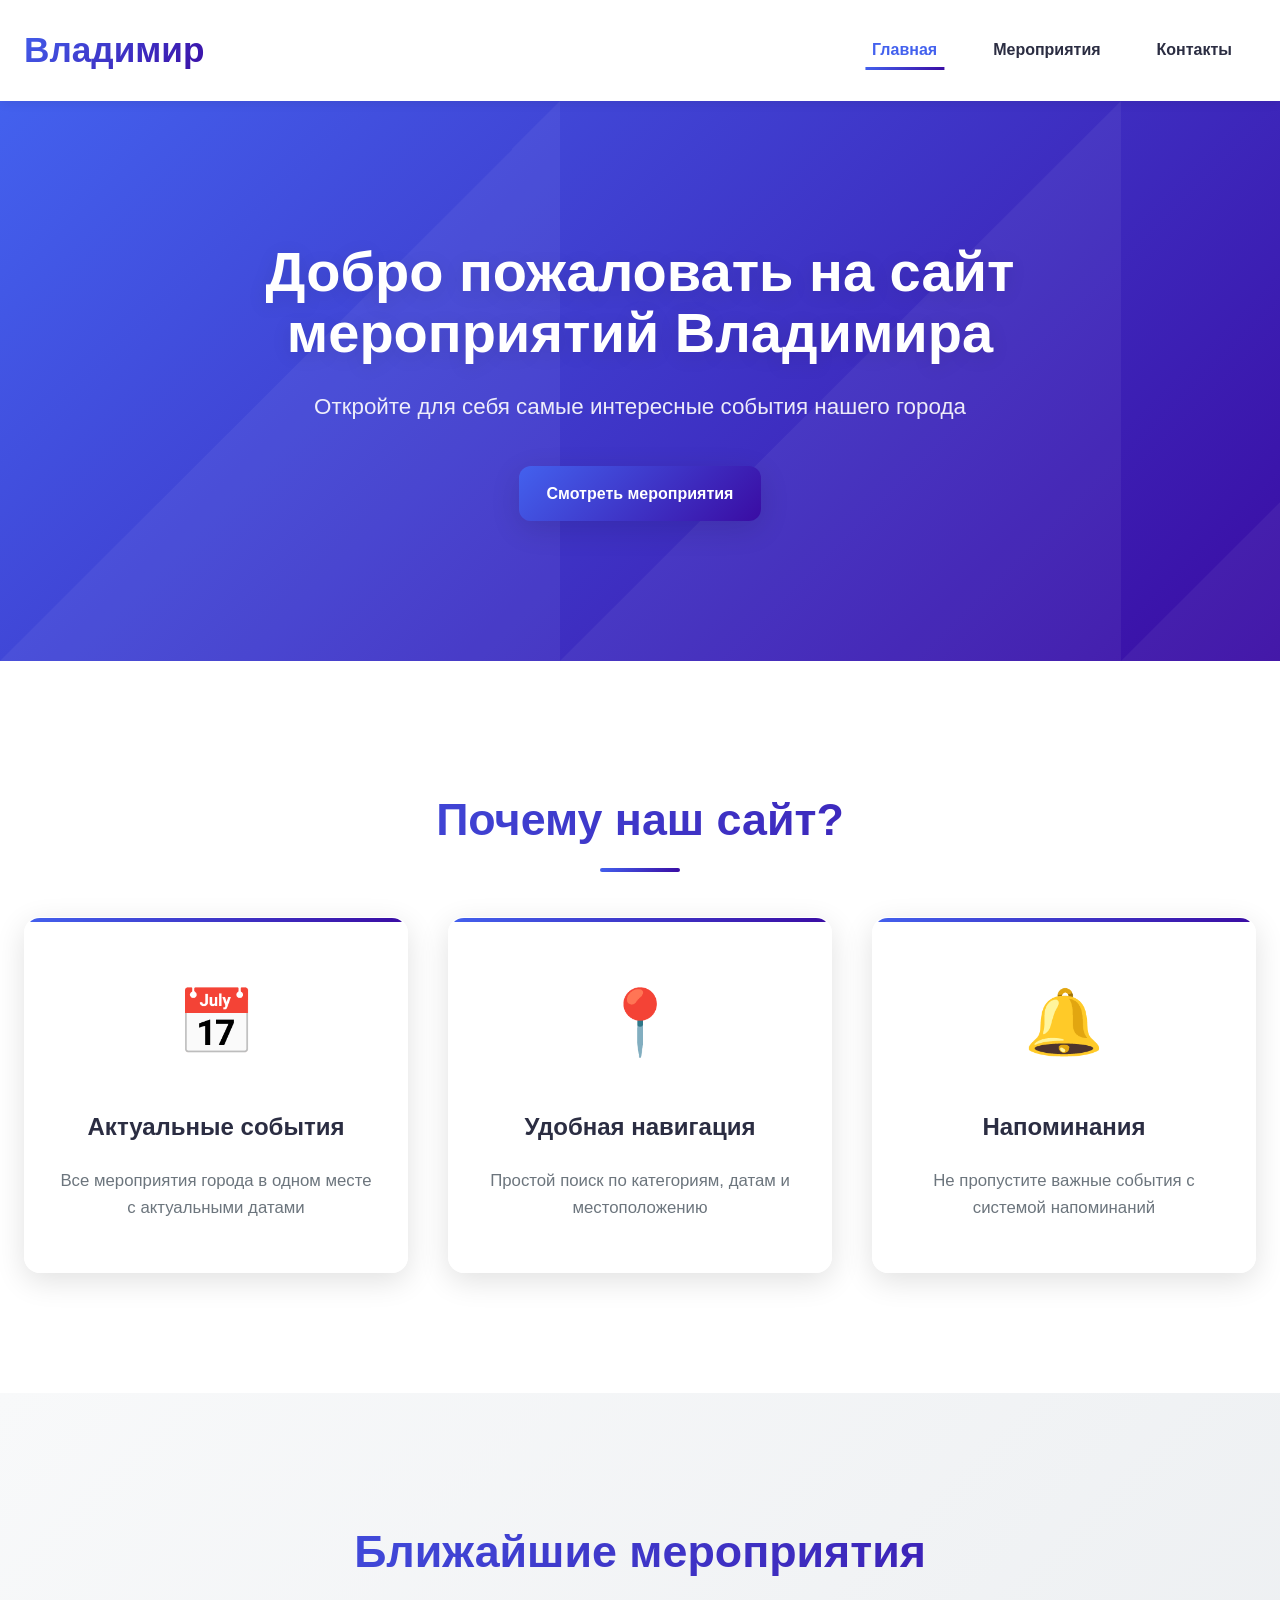
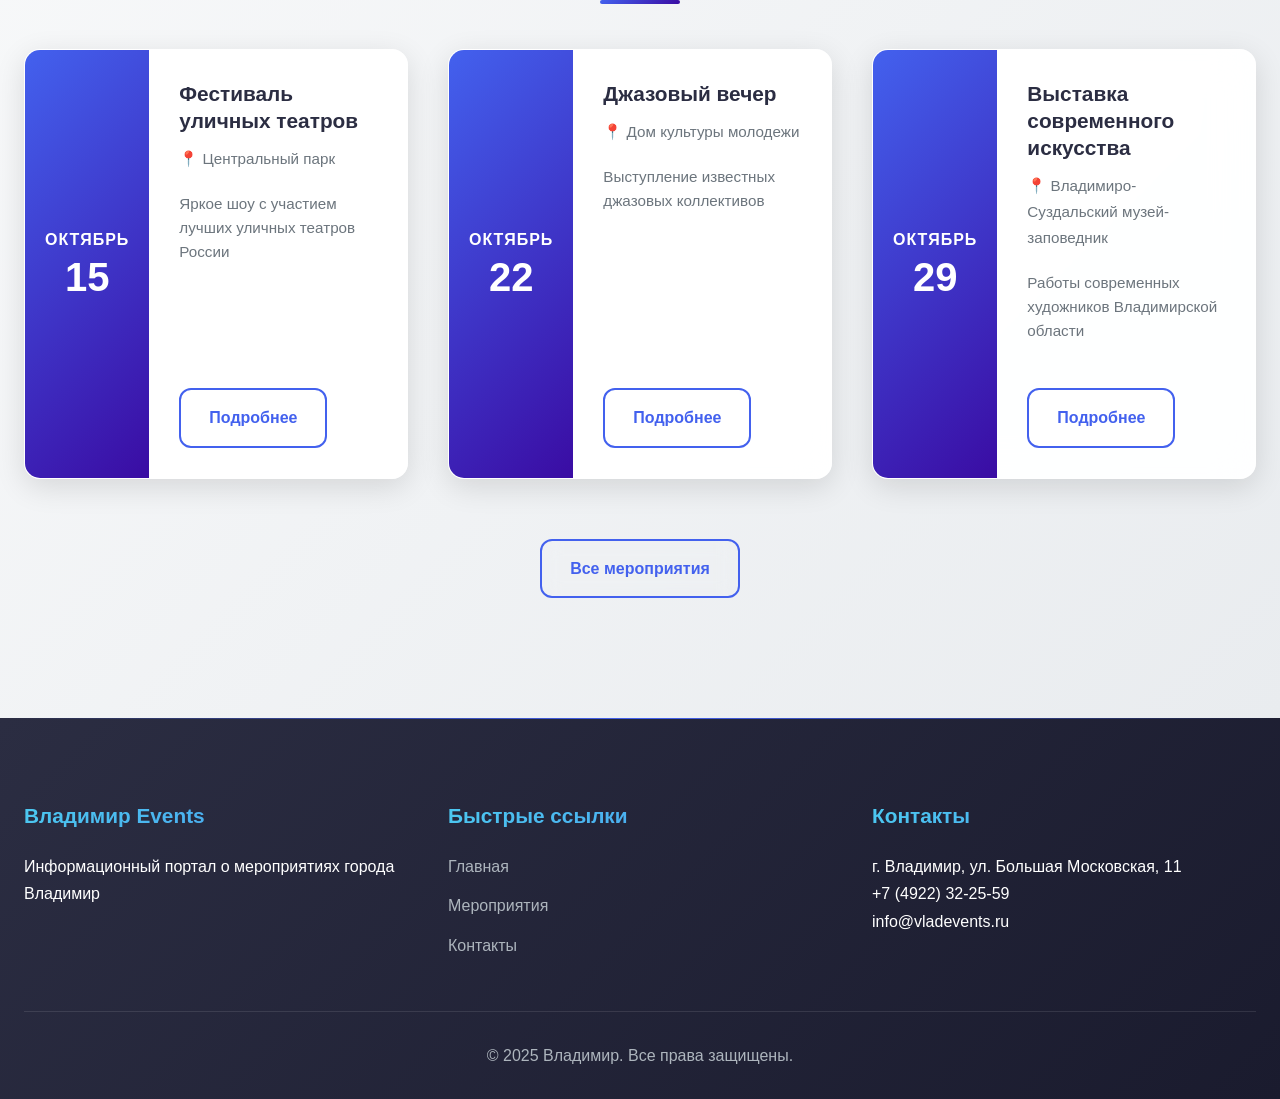
<file: index.html>
<!DOCTYPE html>
<html lang="ru">
<head>
    <meta charset="UTF-8">
    <meta name="viewport" content="width=device-width, initial-scale=1.0">
    <title>Мероприятия Владимира - Главная</title>
    <link rel="stylesheet" href="style.css">
</head>
<body>
    <header class="header">
        <div class="container">
            <div class="header-content">
                <div class="logo">
                    <h1>Владимир</h1>
                </div>
                <nav class="nav">
                    <ul class="nav-list">
                        <li><a href="index.html" class="nav-link active">Главная</a></li>
                        <li><a href="events.html" class="nav-link">Мероприятия</a></li>
                        <li><a href="contacts.html" class="nav-link">Контакты</a></li>
                    </ul>
                </nav>
            </div>
        </div>
    </header>

    <main>
        <section class="hero">
            <div class="container">
                <div class="hero-content">
                    <h2 class="hero-title">Добро пожаловать на сайт мероприятий Владимира</h2>
                    <p class="hero-text">Откройте для себя самые интересные события нашего города</p>
                    <a href="events.html" class="btn btn-primary">Смотреть мероприятия</a>
                </div>
            </div>
        </section>

        <section class="features">
            <div class="container">
                <h2 class="section-title">Почему наш сайт?</h2>
                <div class="features-grid">
                    <div class="feature-card">
                        <div class="feature-icon">📅</div>
                        <h3>Актуальные события</h3>
                        <p>Все мероприятия города в одном месте с актуальными датами</p>
                    </div>
                    <div class="feature-card">
                        <div class="feature-icon">📍</div>
                        <h3>Удобная навигация</h3>
                        <p>Простой поиск по категориям, датам и местоположению</p>
                    </div>
                    <div class="feature-card">
                        <div class="feature-icon">🔔</div>
                        <h3>Напоминания</h3>
                        <p>Не пропустите важные события с системой напоминаний</p>
                    </div>
                </div>
            </div>
        </section>

        <section class="upcoming-events">
            <div class="container">
                <h2 class="section-title">Ближайшие мероприятия</h2>
                <div class="events-preview">
                    <!-- Фестиваль уличных театров -->
                    <div class="event-card">
                        <div class="event-date">
                            <span class="month">октябрь</span>
                            <span class="day">15</span>
                        </div>
                        <div class="event-info">
                            <h3>Фестиваль уличных театров</h3>
                            <p class="event-location">📍 Центральный парк</p>
                            <p class="event-description">Яркое шоу с участием лучших уличных театров России</p>
                            <div class="event-actions">
                                <a href="events.html?highlight=festival" class="btn btn-outline">Подробнее</a>
                            </div>
                        </div>
                    </div>

                    <!-- Джазовый вечер -->
                    <div class="event-card">
                        <div class="event-date">
                            <span class="month">октябрь</span>
                            <span class="day">22</span>
                        </div>
                        <div class="event-info">
                            <h3>Джазовый вечер</h3>
                            <p class="event-location">📍 Дом культуры молодежи</p>
                            <p class="event-description">Выступление известных джазовых коллективов</p>
                            <div class="event-actions">
                                <a href="events.html?highlight=jazz" class="btn btn-outline">Подробнее</a>
                            </div>
                        </div>
                    </div>

                    <!-- Выставка современного искусства -->
                    <div class="event-card">
                        <div class="event-date">
                            <span class="month">октябрь</span>
                            <span class="day">29</span>
                        </div>
                        <div class="event-info">
                            <h3>Выставка современного искусства</h3>
                            <p class="event-location">📍 Владимиро-Суздальский музей-заповедник</p>
                            <p class="event-description">Работы современных художников Владимирской области</p>
                            <div class="event-actions">
                                <a href="events.html?highlight=exhibition" class="btn btn-outline">Подробнее</a>
                            </div>
                        </div>
                    </div>
                </div>
                <div class="text-center">
                    <a href="events.html" class="btn btn-secondary">Все мероприятия</a>
                </div>
            </div>
        </section>
    </main>

    <footer class="footer">
        <div class="container">
            <div class="footer-content">
                <div class="footer-section">
                    <h3>Владимир Events</h3>
                    <p>Информационный портал о мероприятиях города Владимир</p>
                </div>
                <div class="footer-section">
                    <h3>Быстрые ссылки</h3>
                    <ul>
                        <li><a href="index.html">Главная</a></li>
                        <li><a href="events.html">Мероприятия</a></li>
                        <li><a href="contacts.html">Контакты</a></li>
                    </ul>
                </div>
                <div class="footer-section">
                    <h3>Контакты</h3>
                    <p>г. Владимир, ул. Большая Московская, 11</p>
                    <p>+7 (4922) 32-25-59</p>
                    <p>info@vladevents.ru</p>
                </div>
            </div>
            <div class="footer-bottom">
                <p>&copy; 2025 Владимир. Все права защищены.</p>
            </div>
        </div>
    </footer>
</body>
</html>
</file>
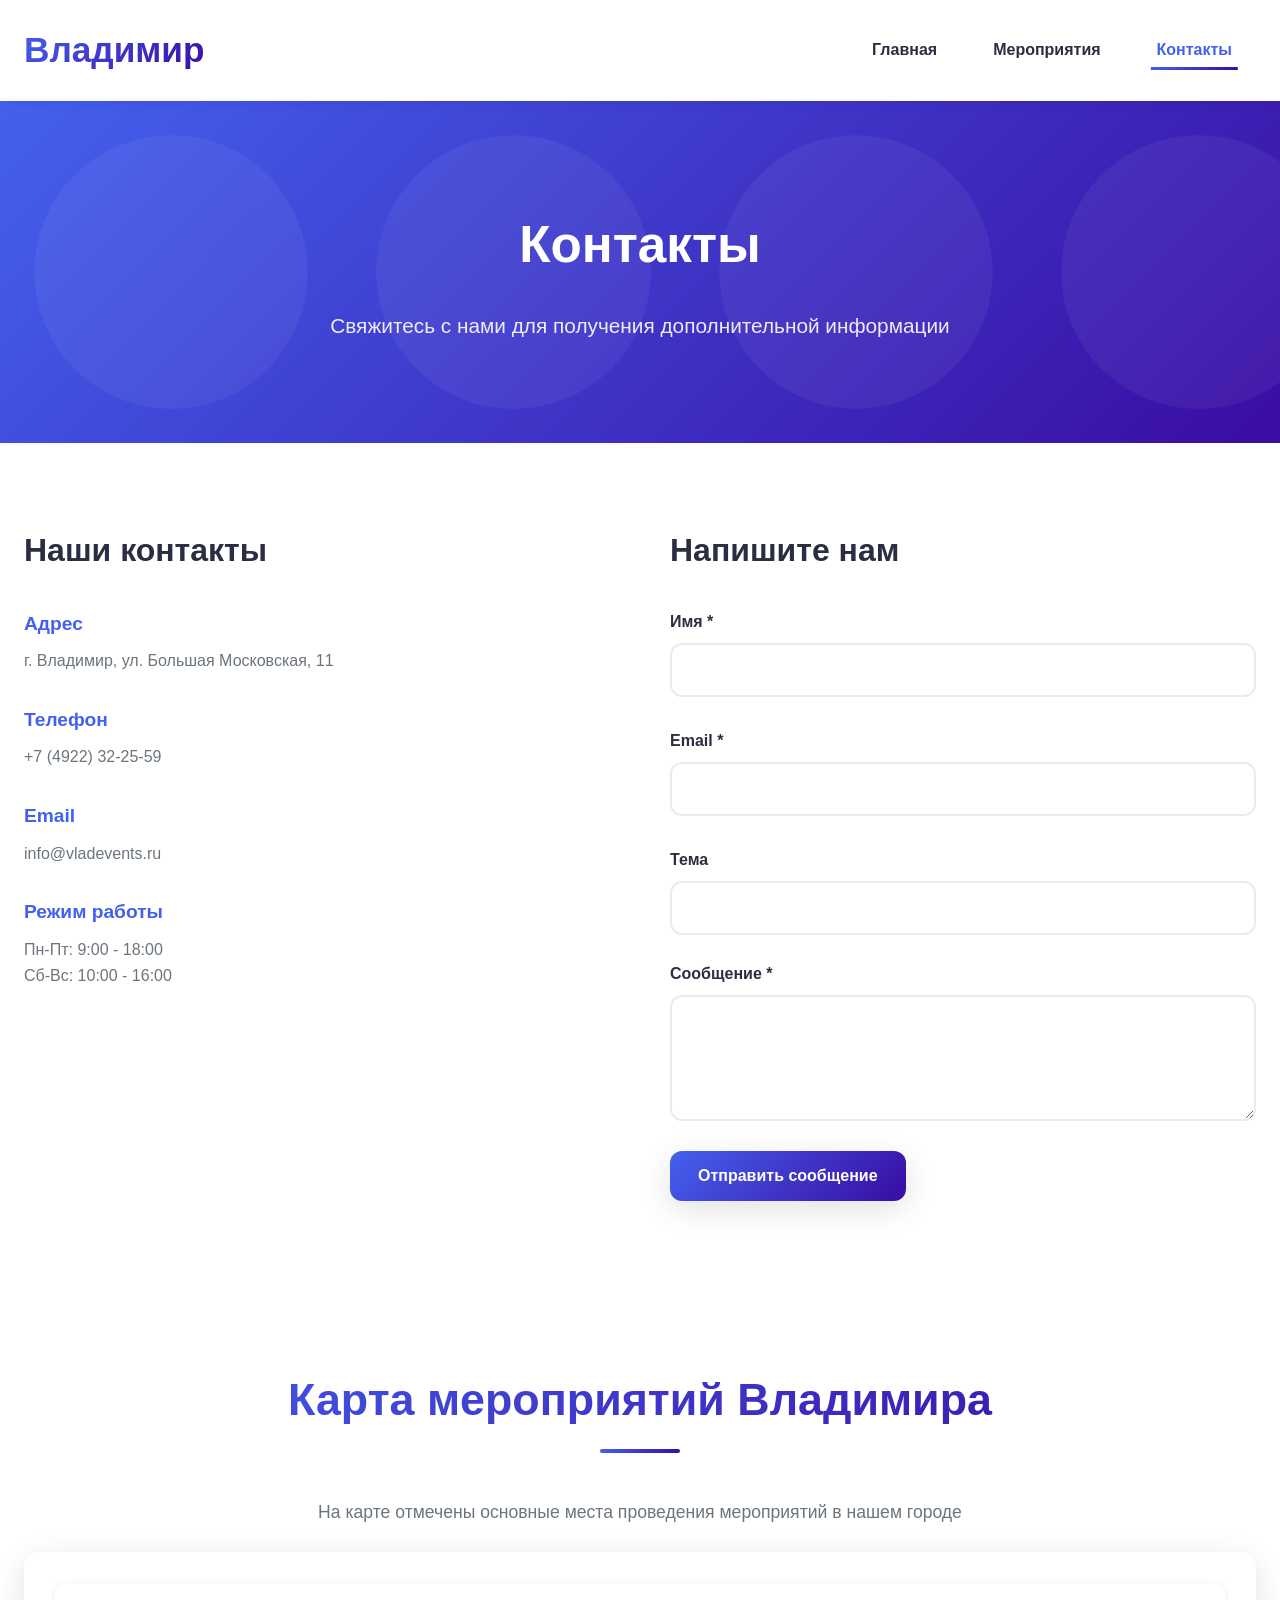
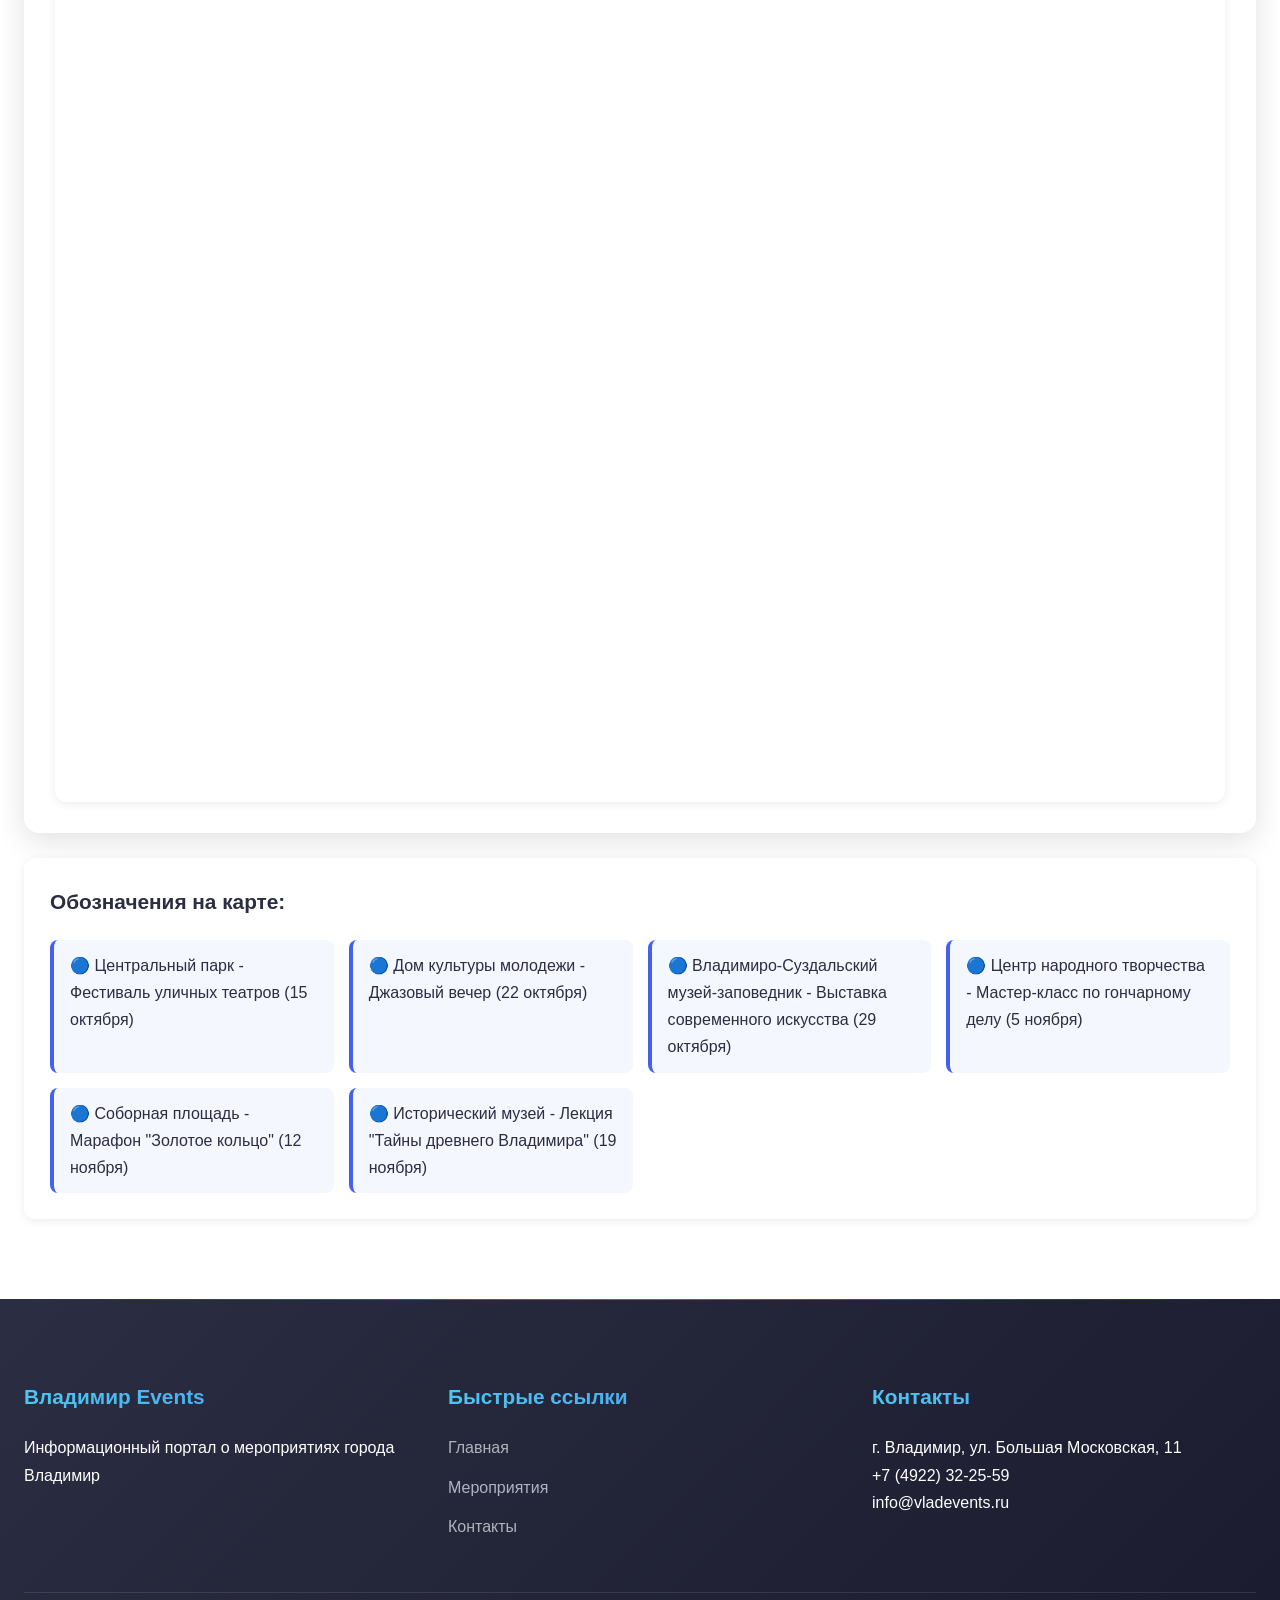
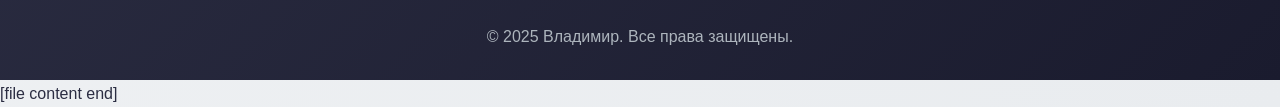
<file: contacts.html>
<!DOCTYPE html>
<html lang="ru">
<head>
    <meta charset="UTF-8">
    <meta name="viewport" content="width=device-width, initial-scale=1.0">
    <title>Мероприятия Владимира - Контакты</title>
    <link rel="stylesheet" href="style.css">
</head>
<body>
    <header class="header">
        <div class="container">
            <div class="header-content">
                <div class="logo">
                    <h1>Владимир</h1>
                </div>
                <nav class="nav">
                    <ul class="nav-list">
                        <li><a href="index.html" class="nav-link">Главная</a></li>
                        <li><a href="events.html" class="nav-link">Мероприятия</a></li>
                        <li><a href="contacts.html" class="nav-link active">Контакты</a></li>
                    </ul>
                </nav>
            </div>
        </div>
    </header>

    <main>
        <section class="page-header">
            <div class="container">
                <h1 class="page-title">Контакты</h1>
                <p>Свяжитесь с нами для получения дополнительной информации</p>
            </div>
        </section>

        <section class="contact-content">
            <div class="container">
                <div class="contact-grid">
                    <div class="contact-info">
                        <h2>Наши контакты</h2>
                        <div class="contact-item">
                            <h3>Адрес</h3>
                            <p>г. Владимир, ул. Большая Московская, 11</p>
                        </div>
                        <div class="contact-item">
                            <h3>Телефон</h3>
                            <p>+7 (4922) 32-25-59</p>
                        </div>
                        <div class="contact-item">
                            <h3>Email</h3>
                            <p>info@vladevents.ru</p>
                        </div>
                        <div class="contact-item">
                            <h3>Режим работы</h3>
                            <p>Пн-Пт: 9:00 - 18:00</p>
                            <p>Сб-Вс: 10:00 - 16:00</p>
                        </div>
                    </div>

                    <div class="contact-form-container">
                        <h2>Напишите нам</h2>
                        <form class="contact-form" id="contactForm">
                            <div class="form-group">
                                <label for="name">Имя *</label>
                                <input type="text" id="name" name="name" required>
                                <span class="error-message" id="nameError"></span>
                            </div>
                            <div class="form-group">
                                <label for="email">Email *</label>
                                <input type="email" id="email" name="email" required>
                                <span class="error-message" id="emailError"></span>
                            </div>
                            <div class="form-group">
                                <label for="subject">Тема</label>
                                <input type="text" id="subject" name="subject">
                            </div>
                            <div class="form-group">
                                <label for="message">Сообщение *</label>
                                <textarea id="message" name="message" rows="5" required></textarea>
                                <span class="error-message" id="messageError"></span>
                            </div>
                            <button type="submit" class="btn btn-primary">Отправить сообщение</button>
                        </form>
                    </div>
                </div>
            </div>
        </section>

        <section class="map-section">
            <div class="container">
                <h2 class="section-title">Карта мероприятий Владимира</h2>
                <div class="map-description">
                    <p>На карте отмечены основные места проведения мероприятий в нашем городе</p>
                </div>
                
                <div class="content-wrapper">
                    <div class="map-container">
                        <div class="map-wrapper">
                            <iframe 
                                src="https://yandex.ru/map-widget/v1/?um=constructor%3Aa4f0ccc90baa27e8e0eb10baae9c35362866322ba16889eb7e63be0236e805fd&amp;source=constructor" 
                                frameborder="0"
                                allowfullscreen="true"
                                class="responsive-iframe">
                            </iframe>
                        </div>
                    </div>
                    
                    <div class="map-legend">
                        <h3>Обозначения на карте:</h3>
                        <ul>
                            <li>🔵 Центральный парк - Фестиваль уличных театров (15 октября)</li>
                            <li>🔵 Дом культуры молодежи - Джазовый вечер (22 октября)</li>
                            <li>🔵 Владимиро-Суздальский музей-заповедник - Выставка современного искусства (29 октября)</li>
                            <li>🔵 Центр народного творчества - Мастер-класс по гончарному делу (5 ноября)</li>
                            <li>🔵 Соборная площадь - Марафон "Золотое кольцо" (12 ноября)</li>
                            <li>🔵 Исторический музей - Лекция "Тайны древнего Владимира" (19 ноября)</li>
                        </ul>
                    </div>
                </div>
            </div>
        </section>
    </main>

    <footer class="footer">
        <div class="container">
            <div class="footer-content">
                <div class="footer-section">
                    <h3>Владимир Events</h3>
                    <p>Информационный портал о мероприятиях города Владимир</p>
                </div>
                <div class="footer-section">
                    <h3>Быстрые ссылки</h3>
                    <ul>
                        <li><a href="index.html">Главная</a></li>
                        <li><a href="events.html">Мероприятия</a></li>
                        <li><a href="contacts.html">Контакты</a></li>
                    </ul>
                </div>
                <div class="footer-section">
                    <h3>Контакты</h3>
                    <p>г. Владимир, ул. Большая Московская, 11</p>
                    <p>+7 (4922) 32-25-59</p>
                    <p>info@vladevents.ru</p>
                </div>
            </div>
            <div class="footer-bottom">
                <p>&copy; 2025 Владимир. Все права защищены.</p>
            </div>
        </div>
    </footer>

    <script>
        document.getElementById('contactForm').addEventListener('submit', function(e) {
            e.preventDefault();
            
            // Получаем значения полей
            const name = document.getElementById('name').value;
            const email = document.getElementById('email').value;
            const message = document.getElementById('message').value;
            
            // Сбрасываем предыдущие ошибки
            document.getElementById('nameError').textContent = '';
            document.getElementById('emailError').textContent = '';
            document.getElementById('messageError').textContent = '';
            
            let isValid = true;
            
            // Проверка имени
            if (name.trim() === '') {
                document.getElementById('nameError').textContent = 'Пожалуйста, введите ваше имя';
                isValid = false;
            }
            
            // Проверка email
            const emailPattern = /^[^\s@]+@[^\s@]+\.[^\s@]+$/;
            if (!emailPattern.test(email)) {
                document.getElementById('emailError').textContent = 'Пожалуйста, введите корректный email';
                isValid = false;
            }
            
            // Проверка сообщения
            if (message.trim() === '') {
                document.getElementById('messageError').textContent = 'Пожалуйста, введите ваше сообщение';
                isValid = false;
            }
            
            if (isValid) {
                alert('Сообщение успешно отправлено!');
                this.reset();
            }
        });
    </script>
</body>
</html>
[file content end]
</file>
<file: style.css>
/* CSS переменные */
:root {
    --primary-color: #4361ee;
    --secondary-color: #3a0ca3;
    --accent-color: #f72585;
    --success-color: #4cc9f0;
    --text-color: #2b2d42;
    --light-text: #6c757d;
    --bg-light: #f8f9fa;
    --bg-white: #ffffff;
    --gradient-primary: linear-gradient(135deg, #4361ee 0%, #3a0ca3 100%);
    --gradient-accent: linear-gradient(135deg, #f72585 0%, #b5179e 100%);
    --gradient-success: linear-gradient(135deg, #4cc9f0 0%, #4895ef 100%);
    --shadow-sm: 0 2px 10px rgba(0, 0, 0, 0.08);
    --shadow-md: 0 8px 30px rgba(0, 0, 0, 0.12);
    --shadow-lg: 0 20px 60px rgba(0, 0, 0, 0.15);
    --border-radius: 16px;
    --transition: all 0.4s cubic-bezier(0.25, 0.46, 0.45, 0.94);
}

/* Базовые стили */
* {
    margin: 0;
    padding: 0;
    box-sizing: border-box;
}

body {
    font-family: 'Segoe UI', Tahoma, Geneva, Verdana, sans-serif;
    line-height: 1.7;
    color: var(--text-color);
    background: linear-gradient(135deg, #f8f9fa 0%, #e9ecef 100%);
    min-height: 100vh;
}

.container {
    width: 100%;
    max-width: 1280px;
    margin: 0 auto;
    padding: 0 24px;
}

/* Анимации */
@keyframes fadeInUp {
    from {
        opacity: 0;
        transform: translateY(40px);
    }
    to {
        opacity: 1;
        transform: translateY(0);
    }
}

@keyframes float {
    0%, 100% {
        transform: translateY(0);
    }
    50% {
        transform: translateY(-10px);
    }
}

/* Кнопки */
.btn {
    display: inline-flex;
    align-items: center;
    justify-content: center;
    padding: 14px 28px;
    border: none;
    border-radius: 12px;
    text-decoration: none;
    font-weight: 600;
    cursor: pointer;
    transition: var(--transition);
    text-align: center;
    font-size: 1rem;
    position: relative;
    overflow: hidden;
    min-height: 50px;
    font-family: inherit;
}

.btn::before {
    content: '';
    position: absolute;
    top: 0;
    left: -100%;
    width: 100%;
    height: 100%;
    background: linear-gradient(90deg, transparent, rgba(255,255,255,0.2), transparent);
    transition: left 0.5s;
}

.btn:hover::before {
    left: 100%;
}

.btn-primary {
    background: var(--gradient-primary);
    color: white;
    box-shadow: var(--shadow-md);
}

.btn-primary:hover {
    transform: translateY(-3px);
    box-shadow: var(--shadow-lg);
}

.btn-secondary {
    background: transparent;
    color: var(--primary-color);
    border: 2px solid var(--primary-color);
    backdrop-filter: blur(10px);
}

.btn-secondary:hover {
    background: var(--primary-color);
    color: white;
    transform: translateY(-3px);
}

.btn-outline {
    background: transparent;
    color: var(--primary-color);
    border: 2px solid var(--primary-color);
    backdrop-filter: blur(10px);
    min-width: 140px;
}

.btn-outline:hover {
    background: var(--primary-color);
    color: white;
    transform: translateY(-3px);
}

/* Шапка */
.header {
    background: rgba(255, 255, 255, 0.95);
    backdrop-filter: blur(20px);
    border-bottom: 1px solid rgba(255, 255, 255, 0.2);
    position: sticky;
    top: 0;
    z-index: 1000;
    box-shadow: var(--shadow-sm);
}

.header-content {
    display: flex;
    justify-content: space-between;
    align-items: center;
    padding: 20px 0;
}

.logo h1 {
    background: var(--gradient-primary);
    -webkit-background-clip: text;
    -webkit-text-fill-color: transparent;
    background-clip: text;
    font-size: 2.2rem;
    font-weight: 800;
    font-family: 'Segoe UI', Tahoma, Geneva, Verdana, sans-serif;
}

.nav-list {
    display: flex;
    list-style: none;
    gap: 8px;
}

.nav-link {
    text-decoration: none;
    color: var(--text-color);
    padding: 12px 24px;
    transition: var(--transition);
    border-radius: 50px;
    font-weight: 600;
    position: relative;
    font-family: inherit;
}

.nav-link::after {
    content: '';
    position: absolute;
    bottom: 0;
    left: 50%;
    width: 0;
    height: 3px;
    background: var(--gradient-primary);
    transition: var(--transition);
    transform: translateX(-50%);
}

.nav-link:hover::after,
.nav-link.active::after {
    width: 70%;
}

.nav-link.active {
    color: var(--primary-color);
}

/* Главная страница */
.hero {
    background: var(--gradient-primary);
    color: white;
    padding: 140px 0;
    text-align: center;
    position: relative;
    overflow: hidden;
}

.hero::before {
    content: '';
    position: absolute;
    top: 0;
    left: 0;
    right: 0;
    bottom: 0;
    background: url('data:image/svg+xml,<svg xmlns="http://www.w3.org/2000/svg" viewBox="0 0 1000 1000"><polygon fill="rgba(255,255,255,0.05)" points="0,1000 1000,0 1000,1000"/></svg>');
}

.hero-content {
    max-width: 800px;
    margin: 0 auto;
    position: relative;
    z-index: 2;
    animation: fadeInUp 1s ease;
}

.hero-title {
    font-size: 3.5rem;
    margin-bottom: 24px;
    font-weight: 800;
    line-height: 1.1;
    text-shadow: 0 4px 20px rgba(0,0,0,0.1);
    font-family: 'Segoe UI', Tahoma, Geneva, Verdana, sans-serif;
}

.hero-text {
    font-size: 1.4rem;
    margin-bottom: 40px;
    opacity: 0.9;
    font-weight: 300;
    font-family: inherit;
}

/* Секции */
.section-title {
    text-align: center;
    margin-bottom: 60px;
    font-size: 2.8rem;
    font-weight: 800;
    background: var(--gradient-primary);
    -webkit-background-clip: text;
    -webkit-text-fill-color: transparent;
    background-clip: text;
    position: relative;
    font-family: 'Segoe UI', Tahoma, Geneva, Verdana, sans-serif;
}

.section-title::after {
    content: '';
    position: absolute;
    bottom: -15px;
    left: 50%;
    transform: translateX(-50%);
    width: 80px;
    height: 4px;
    background: var(--gradient-primary);
    border-radius: 2px;
}

/* Особенности */
.features {
    padding: 120px 0;
    background: var(--bg-white);
}

.features-grid {
    display: grid;
    grid-template-columns: repeat(auto-fit, minmax(320px, 1fr));
    gap: 40px;
}

.feature-card {
    text-align: center;
    padding: 50px 30px;
    border-radius: var(--border-radius);
    background: rgba(255, 255, 255, 0.8);
    backdrop-filter: blur(20px);
    border: 1px solid rgba(255, 255, 255, 0.3);
    box-shadow: var(--shadow-md);
    transition: var(--transition);
    position: relative;
    overflow: hidden;
}

.feature-card::before {
    content: '';
    position: absolute;
    top: 0;
    left: 0;
    right: 0;
    height: 4px;
    background: var(--gradient-primary);
}

.feature-card:hover {
    transform: translateY(-10px) scale(1.02);
    box-shadow: var(--shadow-lg);
}

.feature-icon {
    font-size: 4rem;
    margin-bottom: 30px;
    display: block;
    animation: float 3s ease-in-out infinite;
}

.feature-card h3 {
    margin-bottom: 20px;
    color: var(--text-color);
    font-size: 1.5rem;
    font-weight: 700;
    font-family: 'Segoe UI', Tahoma, Geneva, Verdana, sans-serif;
}

.feature-card p {
    color: var(--light-text);
    line-height: 1.6;
    font-size: 1.05rem;
    font-family: inherit;
}

/* Ближайшие мероприятия - ПОЛНОСТЬЮ ПЕРЕРАБОТАННЫЕ СТИЛИ */
.upcoming-events {
    padding: 120px 0;
    background: linear-gradient(135deg, #f8f9fa 0%, #e9ecef 100%);
}

.events-preview {
    display: grid;
    grid-template-columns: repeat(auto-fit, minmax(380px, 1fr));
    gap: 40px;
    margin-bottom: 60px;
}

.event-card {
    background: rgba(255, 255, 255, 0.95);
    backdrop-filter: blur(20px);
    border-radius: var(--border-radius);
    overflow: hidden;
    box-shadow: var(--shadow-md);
    transition: var(--transition);
    border: 1px solid rgba(255, 255, 255, 0.3);
    position: relative;
    display: flex;
    min-height: 200px;
}

.event-card::before {
    content: '';
    position: absolute;
    top: 0;
    left: 0;
    right: 0;
    bottom: 0;
    background: var(--gradient-primary);
    opacity: 0;
    transition: var(--transition);
    z-index: 1;
}

.event-card:hover::before {
    opacity: 0.02;
}

.event-card:hover {
    transform: translateY(-8px);
    box-shadow: var(--shadow-lg);
}

/* ИСПРАВЛЕННЫЕ СТИЛИ ДЛЯ ДАТ НА ГЛАВНОЙ СТРАНИЦЕ */
.event-date {
    display: flex;
    flex-direction: column;
    align-items: center;
    justify-content: center;
    background: var(--gradient-primary);
    color: white;
    padding: 25px 20px;
    min-width: 120px; /* Увеличена ширина */
    text-align: center;
    position: relative;
    z-index: 3; /* Повышен z-index */
    flex-shrink: 0;
    font-family: 'Segoe UI', Tahoma, Geneva, Verdana, sans-serif;
}

.event-date .month {
    font-size: 1rem; /* Увеличен размер */
    font-weight: 700;
    text-transform: uppercase;
    margin-bottom: 8px;
    letter-spacing: 1px;
    font-family: inherit;
    line-height: 1.2;
    display: block;
    width: 100%;
}

.event-date .day {
    font-size: 2.5rem; /* Увеличен размер */
    font-weight: 800;
    line-height: 1;
    font-family: inherit;
    display: block;
    width: 100%;
}

.event-info {
    padding: 30px;
    flex: 1;
    display: flex;
    flex-direction: column;
    position: relative;
    z-index: 2;
    min-width: 0; /* Предотвращает переполнение */
}

.event-info h3 {
    margin-bottom: 12px;
    color: var(--text-color);
    font-size: 1.3rem;
    font-weight: 700;
    line-height: 1.3;
    font-family: 'Segoe UI', Tahoma, Geneva, Verdana, sans-serif;
    word-wrap: break-word;
}

.event-location {
    color: var(--light-text);
    margin-bottom: 12px;
    display: flex;
    align-items: center;
    gap: 8px;
    font-weight: 500;
    font-size: 0.95rem;
    font-family: inherit;
}

.event-description {
    margin-bottom: 20px;
    line-height: 1.6;
    flex-grow: 1;
    color: var(--light-text);
    font-size: 0.95rem;
    font-family: inherit;
}

.event-actions {
    margin-top: auto;
    padding-top: 15px;
}

.text-center {
    text-align: center;
}

/* Страница мероприятий */
.page-header {
    background: var(--gradient-primary);
    color: white;
    padding: 100px 0;
    text-align: center;
    position: relative;
    overflow: hidden;
}

.page-header::before {
    content: '';
    position: absolute;
    top: 0;
    left: 0;
    right: 0;
    bottom: 0;
    background: url('data:image/svg+xml,<svg xmlns="http://www.w3.org/2000/svg" viewBox="0 0 1000 1000"><circle fill="rgba(255,255,255,0.05)" cx="500" cy="500" r="400"/></svg>');
}

.page-title {
    font-size: 3.2rem;
    margin-bottom: 20px;
    font-weight: 800;
    position: relative;
    z-index: 2;
    font-family: 'Segoe UI', Tahoma, Geneva, Verdana, sans-serif;
}

.page-header p {
    font-size: 1.3rem;
    opacity: 0.9;
    position: relative;
    z-index: 2;
    font-weight: 300;
    font-family: inherit;
}

/* Фильтр мероприятий */
.events-filter {
    padding: 60px 0;
    background: var(--bg-white);
}

.filter-form {
    display: grid;
    grid-template-columns: repeat(auto-fit, minmax(220px, 1fr));
    gap: 25px;
    align-items: end;
}

.form-group {
    display: flex;
    flex-direction: column;
}

.form-group label {
    margin-bottom: 12px;
    font-weight: 600;
    color: var(--text-color);
    font-family: 'Segoe UI', Tahoma, Geneva, Verdana, sans-serif;
}

.form-group input, .form-group select {
    padding: 16px 20px;
    border: 2px solid #e9ecef;
    border-radius: 12px;
    font-size: 1rem;
    transition: var(--transition);
    background: rgba(255, 255, 255, 0.8);
    backdrop-filter: blur(10px);
    font-family: inherit;
}

.form-group input:focus, .form-group select:focus {
    outline: none;
    border-color: var(--primary-color);
    box-shadow: 0 0 0 3px rgba(67, 97, 238, 0.1);
    transform: translateY(-2px);
}

/* Список мероприятий */
.events-list {
    padding: 100px 0;
    background: linear-gradient(135deg, #f8f9fa 0%, #e9ecef 100%);
}

.events-grid {
    display: grid;
    grid-template-columns: repeat(auto-fill, minmax(400px, 1fr));
    gap: 35px;
}

.event-item {
    background: rgba(255, 255, 255, 0.9);
    backdrop-filter: blur(20px);
    border-radius: var(--border-radius);
    overflow: hidden;
    box-shadow: var(--shadow-md);
    transition: var(--transition);
    border: 1px solid rgba(255, 255, 255, 0.3);
    display: flex;
    flex-direction: column;
    min-height: 480px;
}

.event-item:hover {
    transform: translateY(-8px);
    box-shadow: var(--shadow-lg);
}

.event-image {
    height: 220px;
    overflow: hidden;
    position: relative;
    flex-shrink: 0;
}

.event-image::after {
    content: '';
    position: absolute;
    bottom: 0;
    left: 0;
    right: 0;
    height: 60px;
    background: linear-gradient(transparent, rgba(0,0,0,0.1));
}

.event-image img {
    width: 100%;
    height: 100%;
    object-fit: cover;
    transition: var(--transition);
}

.event-item:hover .event-image img {
    transform: scale(1.1);
}

.event-content {
    padding: 30px;
    position: relative;
    flex: 1;
    display: flex;
    flex-direction: column;
}

.event-item .event-date {
    position: absolute;
    top: -25px;
    right: 25px;
    background: var(--gradient-primary);
    color: white;
    padding: 15px 12px;
    border-radius: 12px;
    text-align: center;
    min-width: 80px;
    box-shadow: var(--shadow-md);
    z-index: 2;
}

.event-item .event-date .month {
    display: block;
    font-size: 0.8rem;
    font-weight: 700;
    text-transform: uppercase;
    margin-bottom: 3px;
    letter-spacing: 0.5px;
    font-family: inherit;
}

.event-item .event-date .day {
    display: block;
    font-size: 1.8rem;
    font-weight: 800;
    line-height: 1;
    font-family: inherit;
}

.event-header {
    margin-bottom: 20px;
    padding-right: 100px;
}

.event-title {
    margin-bottom: 12px;
    color: var(--text-color);
    font-size: 1.4rem;
    font-weight: 700;
    line-height: 1.3;
    font-family: 'Segoe UI', Tahoma, Geneva, Verdana, sans-serif;
}

.event-category {
    display: inline-block;
    background: var(--gradient-accent);
    color: white;
    padding: 8px 16px;
    border-radius: 20px;
    font-size: 0.8rem;
    font-weight: 700;
    text-transform: uppercase;
    letter-spacing: 0.5px;
    font-family: 'Segoe UI', Tahoma, Geneva, Verdana, sans-serif;
}

.event-location {
    color: var(--light-text);
    margin-bottom: 20px;
    display: flex;
    align-items: center;
    gap: 10px;
    font-weight: 500;
    font-family: inherit;
}

.event-description {
    margin-bottom: 25px;
    line-height: 1.6;
    color: var(--light-text);
    flex-grow: 1;
    font-family: inherit;
}

.event-actions {
    display: flex;
    gap: 12px;
    margin-top: auto;
    padding-top: 20px;
}

/* Стили для контактной страницы */
.contact-content {
    padding: 80px 0;
    background: var(--bg-white);
}

.contact-grid {
    display: grid;
    grid-template-columns: 1fr 1fr;
    gap: 60px;
    align-items: start;
}

.contact-info h2 {
    margin-bottom: 30px;
    color: var(--text-color);
    font-size: 2rem;
    font-weight: 700;
    font-family: 'Segoe UI', Tahoma, Geneva, Verdana, sans-serif;
}

.contact-item {
    margin-bottom: 30px;
}

.contact-item h3 {
    margin-bottom: 8px;
    color: var(--primary-color);
    font-size: 1.2rem;
    font-weight: 600;
    font-family: 'Segoe UI', Tahoma, Geneva, Verdana, sans-serif;
}

.contact-item p {
    color: var(--light-text);
    line-height: 1.6;
    font-family: inherit;
}

.contact-form-container h2 {
    margin-bottom: 30px;
    color: var(--text-color);
    font-size: 2rem;
    font-weight: 700;
    font-family: 'Segoe UI', Tahoma, Geneva, Verdana, sans-serif;
}

.contact-form .form-group {
    margin-bottom: 25px;
}

.contact-form label {
    margin-bottom: 8px;
    font-weight: 600;
    color: var(--text-color);
    font-family: 'Segoe UI', Tahoma, Geneva, Verdana, sans-serif;
}

.contact-form input,
.contact-form textarea {
    width: 100%;
    padding: 16px 20px;
    border: 2px solid #e9ecef;
    border-radius: 12px;
    font-size: 1rem;
    transition: var(--transition);
    background: rgba(255, 255, 255, 0.8);
    backdrop-filter: blur(10px);
    font-family: inherit;
}

.contact-form input:focus,
.contact-form textarea:focus {
    outline: none;
    border-color: var(--primary-color);
    box-shadow: 0 0 0 3px rgba(67, 97, 238, 0.1);
    transform: translateY(-2px);
}

.contact-form textarea {
    resize: vertical;
    min-height: 120px;
}

.error-message {
    color: var(--accent-color);
    font-size: 0.9rem;
    margin-top: 5px;
    display: block;
    font-family: inherit;
}

/* Карта */
.map-section {
    padding: 80px 0;
    background: var(--bg-white);
}

.map-container {
    background: rgba(255, 255, 255, 0.9);
    backdrop-filter: blur(20px);
    padding: 30px;
    border-radius: var(--border-radius);
    box-shadow: var(--shadow-md);
    border: 1px solid rgba(255, 255, 255, 0.3);
}

.map-wrapper {
    position: relative;
    width: 100%;
    height: 0;
    padding-bottom: 70%;
    border-radius: 12px;
    overflow: hidden;
    box-shadow: var(--shadow-sm);
}

.responsive-iframe {
    position: absolute;
    top: 0;
    left: 0;
    width: 100%;
    height: 100%;
    border: none;
}

.map-description {
    text-align: center;
    margin-bottom: 25px;
    color: var(--light-text);
    font-size: 1.1rem;
    font-weight: 500;
    font-family: inherit;
}

.map-legend {
    background: rgba(255, 255, 255, 0.8);
    backdrop-filter: blur(20px);
    padding: 25px;
    border-radius: 12px;
    box-shadow: var(--shadow-sm);
    margin-top: 25px;
    border: 1px solid rgba(255, 255, 255, 0.3);
}

.map-legend h3 {
    color: var(--text-color);
    margin-bottom: 20px;
    font-size: 1.3rem;
    font-weight: 700;
    font-family: 'Segoe UI', Tahoma, Geneva, Verdana, sans-serif;
}

.map-legend ul {
    list-style: none;
    display: grid;
    grid-template-columns: repeat(auto-fit, minmax(250px, 1fr));
    gap: 15px;
}

.map-legend li {
    padding: 12px 16px;
    border-radius: 8px;
    background: rgba(67, 97, 238, 0.05);
    border-left: 4px solid var(--primary-color);
    font-weight: 500;
    font-family: inherit;
}

/* Подвал */
.footer {
    background: linear-gradient(135deg, #2b2d42 0%, #1a1b2e 100%);
    color: white;
    padding: 80px 0 30px;
    position: relative;
}

.footer::before {
    content: '';
    position: absolute;
    top: 0;
    left: 0;
    right: 0;
    height: 1px;
    background: linear-gradient(90deg, transparent, var(--primary-color), transparent);
}

.footer-content {
    display: grid;
    grid-template-columns: repeat(auto-fit, minmax(280px, 1fr));
    gap: 40px;
    margin-bottom: 40px;
}

.footer-section h3 {
    margin-bottom: 20px;
    font-size: 1.3rem;
    font-weight: 700;
    background: var(--gradient-success);
    -webkit-background-clip: text;
    -webkit-text-fill-color: transparent;
    background-clip: text;
    font-family: 'Segoe UI', Tahoma, Geneva, Verdana, sans-serif;
}

.footer-section ul {
    list-style: none;
}

.footer-section ul li {
    margin-bottom: 12px;
}

.footer-section a {
    color: #adb5bd;
    text-decoration: none;
    transition: var(--transition);
    display: inline-block;
    font-family: inherit;
}

.footer-section a:hover {
    color: white;
    transform: translateX(5px);
}

.footer-bottom {
    text-align: center;
    padding-top: 30px;
    border-top: 1px solid rgba(255, 255, 255, 0.1);
    color: #adb5bd;
    font-family: inherit;
}

/* Адаптивность */
@media (max-width: 768px) {
    .header-content {
        flex-direction: column;
        gap: 20px;
    }
    
    .nav-list {
        flex-wrap: wrap;
        justify-content: center;
    }
    
    .hero {
        padding: 100px 0;
    }
    
    .hero-title {
        font-size: 2.5rem;
    }
    
    .section-title {
        font-size: 2.2rem;
    }
    
    .features-grid,
    .events-preview,
    .events-grid {
        grid-template-columns: 1fr;
    }
    
    .event-header {
        padding-right: 0;
    }
    
    .event-actions {
        flex-direction: column;
    }
    
    .map-wrapper {
        padding-bottom: 80%;
    }
    
    .map-legend ul {
        grid-template-columns: 1fr;
    }
    
    .contact-grid {
        grid-template-columns: 1fr;
        gap: 40px;
    }
    
    /* Адаптивность для дат на главной */
    .event-card {
        flex-direction: column;
    }
    
    .event-date {
        min-width: 100%;
        flex-direction: row;
        justify-content: center;
        padding: 20px;
        gap: 15px;
    }
    
    .event-date .month {
        font-size: 1.1rem;
        margin-bottom: 0;
    }
    
    .event-date .day {
        font-size: 2rem;
    }
}

@media (max-width: 480px) {
    .container {
        padding: 0 20px;
    }
    
    .hero-title {
        font-size: 2rem;
    }
    
    .map-wrapper {
        padding-bottom: 100%;
    }
    
    .contact-info h2,
    .contact-form-container h2 {
        font-size: 1.6rem;
    }
    
    .event-date {
        padding: 15px;
    }
    
    .event-date .month {
        font-size: 1rem;
    }
    
    .event-date .day {
        font-size: 1.8rem;
    }
}
</file>
